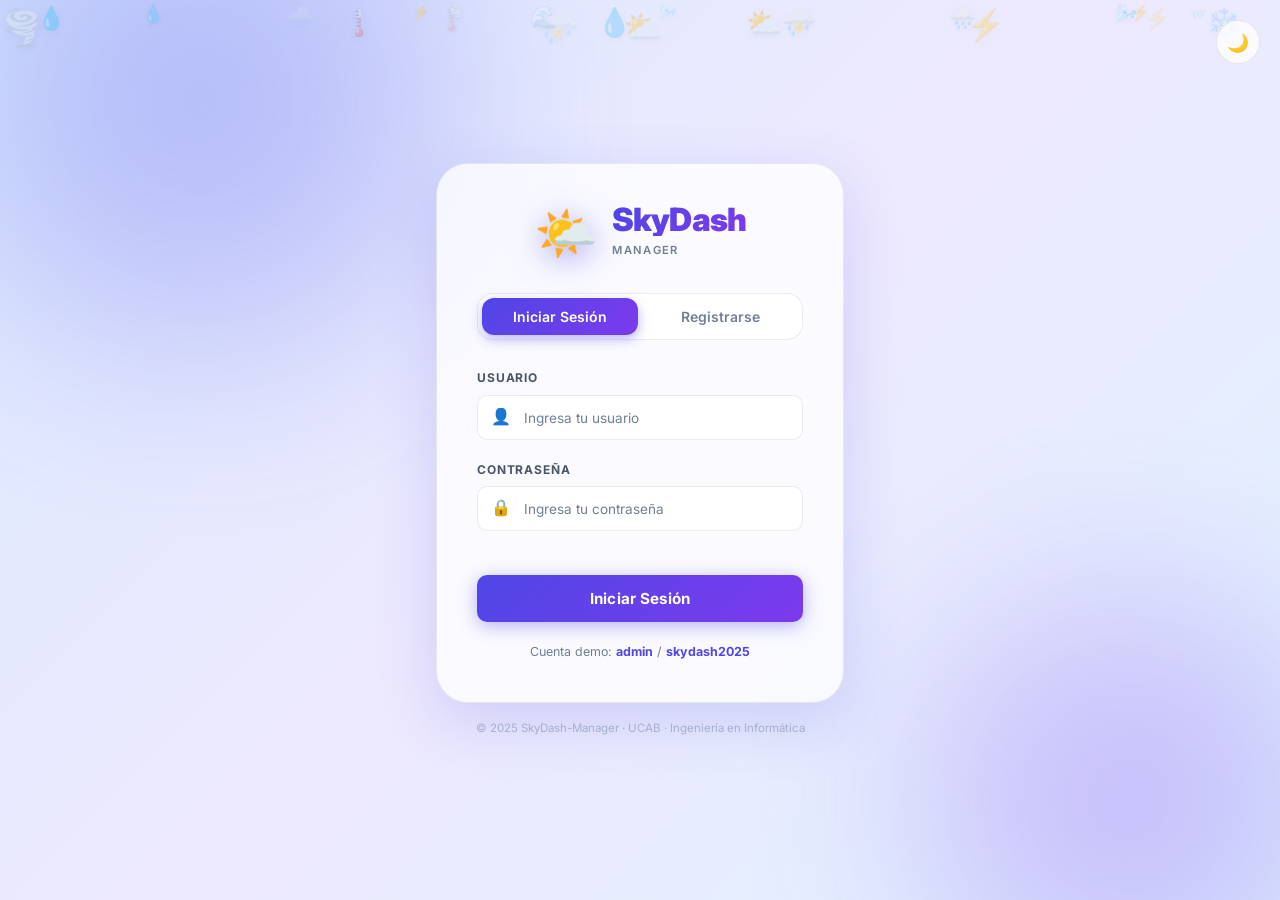
<file: index.html>
<!DOCTYPE html>
<html lang="es" data-theme="light">
<head>
  <meta charset="UTF-8" />
  <meta name="viewport" content="width=device-width, initial-scale=1.0" />
  <title>SkyDash-Manager – Bienvenido</title>
  <meta name="description" content="Plataforma avanzada de visualización y analítica meteorológica georreferenciada – UCAB" />
  <link rel="preconnect" href="https://fonts.googleapis.com" />
  <link rel="preconnect" href="https://fonts.gstatic.com" crossorigin />
  <link href="https://fonts.googleapis.com/css2?family=Inter:wght@300;400;500;600;700;800;900&display=swap" rel="stylesheet" />
  <link rel="stylesheet" href="css/styles.css" />
</head>
<body class="auth-body">

  <!-- Animated background particles -->
  <div class="particles-container" id="particles" aria-hidden="true"></div>

  <!-- Auth container -->
  <main class="auth-container" role="main">
    <div class="auth-card" role="region" aria-label="Autenticación">

      <!-- Logo -->
      <div class="auth-logo">
        <span class="logo-icon" role="img" aria-label="Nube con sol">🌤️</span>
        <div class="logo-text">
          <h1>SkyDash</h1>
          <span>Manager</span>
        </div>
      </div>

      <!-- Tab switcher -->
      <div class="auth-tabs" role="tablist" aria-label="Modo de acceso">
        <button
          class="tab-btn active"
          id="loginTabBtn"
          role="tab"
          aria-selected="true"
          aria-controls="loginForm"
          onclick="switchTab('login')"
        >Iniciar Sesión</button>
        <button
          class="tab-btn"
          id="registerTabBtn"
          role="tab"
          aria-selected="false"
          aria-controls="registerForm"
          onclick="switchTab('register')"
        >Registrarse</button>
      </div>

      <!-- ── Login Form ─────────────────────────────── -->
      <form
        class="auth-form active"
        id="loginForm"
        role="tabpanel"
        aria-labelledby="loginTabBtn"
        onsubmit="handleLogin(event)"
        novalidate
      >
        <div class="form-group">
          <label for="loginUsername">Usuario</label>
          <div class="input-wrapper">
            <span class="input-icon" aria-hidden="true">👤</span>
            <input
              type="text"
              id="loginUsername"
              name="username"
              placeholder="Ingresa tu usuario"
              required
              autocomplete="username"
              aria-required="true"
            />
          </div>
        </div>

        <div class="form-group">
          <label for="loginPassword">Contraseña</label>
          <div class="input-wrapper">
            <span class="input-icon" aria-hidden="true">🔒</span>
            <input
              type="password"
              id="loginPassword"
              name="password"
              placeholder="Ingresa tu contraseña"
              required
              autocomplete="current-password"
              aria-required="true"
            />
          </div>
        </div>

        <div class="form-message" id="loginMessage" role="alert" aria-live="polite"></div>

        <button type="submit" class="btn-primary" id="loginBtn">
          <span class="btn-text">Iniciar Sesión</span>
          <span class="spinner hidden" id="loginSpinner" role="status" aria-label="Cargando"></span>
        </button>

        <p class="auth-hint">
          Cuenta demo: <strong>admin</strong> / <strong>skydash2025</strong>
        </p>
      </form>

      <!-- ── Register Form ──────────────────────────── -->
      <form
        class="auth-form"
        id="registerForm"
        role="tabpanel"
        aria-labelledby="registerTabBtn"
        onsubmit="handleRegister(event)"
        novalidate
      >
        <div class="form-group">
          <label for="regUsername">Usuario</label>
          <div class="input-wrapper">
            <span class="input-icon" aria-hidden="true">👤</span>
            <input
              type="text"
              id="regUsername"
              name="username"
              placeholder="Elige un nombre de usuario"
              required
              minlength="3"
              autocomplete="username"
              aria-required="true"
            />
          </div>
        </div>

        <div class="form-group">
          <label for="regPassword">Contraseña</label>
          <div class="input-wrapper">
            <span class="input-icon" aria-hidden="true">🔒</span>
            <input
              type="password"
              id="regPassword"
              name="password"
              placeholder="Mínimo 6 caracteres"
              required
              minlength="6"
              autocomplete="new-password"
              aria-required="true"
            />
          </div>
        </div>

        <div class="form-group">
          <label for="regConfirm">Confirmar Contraseña</label>
          <div class="input-wrapper">
            <span class="input-icon" aria-hidden="true">🔑</span>
            <input
              type="password"
              id="regConfirm"
              name="confirmPassword"
              placeholder="Repite tu contraseña"
              required
              autocomplete="new-password"
              aria-required="true"
            />
          </div>
        </div>

        <div class="form-message" id="registerMessage" role="alert" aria-live="polite"></div>

        <button type="submit" class="btn-primary" id="registerBtn">
          <span class="btn-text">Crear Cuenta</span>
          <span class="spinner hidden" id="registerSpinner" role="status" aria-label="Cargando"></span>
        </button>
      </form>
    </div><!-- /auth-card -->

    <!-- Theme toggle -->
    <button
      class="auth-theme-btn"
      id="authThemeBtn"
      onclick="toggleAuthTheme()"
      aria-label="Cambiar tema"
      title="Cambiar tema claro/oscuro"
    >🌙</button>

    <p class="auth-footer">
      © 2025 SkyDash-Manager &middot; UCAB &middot; Ingeniería en Informática
    </p>
  </main>

  <script src="js/auth.js"></script>
</body>
</html>
</file>
<file: css/styles.css>
/* ==============================================================
   SkyDash-Manager — Complete Stylesheet
   Universidad Católica Andrés Bello · POW 2-2025
   ============================================================== */

/* ── Google Fonts ──────────────────────────────────────────── */
@import url('https://fonts.googleapis.com/css2?family=Inter:wght@300;400;500;600;700;800;900&display=swap');

/* ── CSS Custom Properties (Theming) ───────────────────────── */
:root {
  /* Light Theme */
  --bg-primary:     #f0f4f8;
  --bg-secondary:   #ffffff;
  --bg-glass:       rgba(255, 255, 255, 0.75);
  --bg-glass-hover: rgba(255, 255, 255, 0.95);
  --text-primary:   #1a202c;
  --text-secondary: #4a5568;
  --text-muted:     #718096;
  --accent:         #4f46e5;
  --accent-2:       #7c3aed;
  --accent-grad:    linear-gradient(135deg, #4f46e5 0%, #7c3aed 100%);
  --border:         rgba(0, 0, 0, 0.08);
  --shadow-sm:      0 2px 8px rgba(79, 70, 229, 0.08);
  --shadow:         0 8px 32px rgba(79, 70, 229, 0.12);
  --shadow-lg:      0 20px 60px rgba(79, 70, 229, 0.18);
  --sidebar-bg:     rgba(248, 250, 252, 0.95);
  --card-bg:        rgba(255, 255, 255, 0.97);
  --input-bg:       rgba(255, 255, 255, 0.85);
  --header-bg:      rgba(255, 255, 255, 0.9);
  --auth-bg-start:  #dbeafe;
  --auth-bg-mid:    #ede9fe;
  --auth-bg-end:    #e0f2fe;
  --success:        #10b981;
  --danger:         #ef4444;
  --warning:        #f59e0b;
  --today-grad:     linear-gradient(135deg, #4f46e5, #7c3aed);
  --blur:           blur(20px);
  --radius-xs:      6px;
  --radius-sm:      10px;
  --radius:         16px;
  --radius-lg:      22px;
  --radius-xl:      32px;
}

[data-theme="dark"] {
  --bg-primary:     #0d0d1a;
  --bg-secondary:   #13131f;
  --bg-glass:       rgba(19, 19, 31, 0.85);
  --bg-glass-hover: rgba(25, 25, 42, 0.97);
  --text-primary:   #f1f5f9;
  --text-secondary: #94a3b8;
  --text-muted:     #64748b;
  --accent:         #6366f1;
  --accent-2:       #8b5cf6;
  --accent-grad:    linear-gradient(135deg, #6366f1 0%, #8b5cf6 100%);
  --border:         rgba(255, 255, 255, 0.07);
  --shadow-sm:      0 2px 8px rgba(0, 0, 0, 0.35);
  --shadow:         0 8px 32px rgba(0, 0, 0, 0.45);
  --shadow-lg:      0 20px 60px rgba(0, 0, 0, 0.65);
  --sidebar-bg:     rgba(13, 13, 26, 0.97);
  --card-bg:        rgba(19, 19, 31, 0.97);
  --input-bg:       rgba(30, 30, 50, 0.88);
  --header-bg:      rgba(13, 13, 26, 0.95);
  --auth-bg-start:  #1e1b4b;
  --auth-bg-mid:    #2e1065;
  --auth-bg-end:    #0f172a;
  --today-grad:     linear-gradient(135deg, #6366f1, #8b5cf6);
}

/* ── Reset & Base ───────────────────────────────────────────── */
*, *::before, *::after {
  margin: 0;
  padding: 0;
  box-sizing: border-box;
}

html {
  font-size: 16px;
  scroll-behavior: smooth;
}

body {
  font-family: 'Inter', -apple-system, BlinkMacSystemFont, 'Segoe UI', sans-serif;
  background-color: var(--bg-primary);
  color: var(--text-primary);
  line-height: 1.6;
  transition: background-color 0.35s ease, color 0.35s ease;
}

button {
  font-family: inherit;
}

/* ── Custom Scrollbar ───────────────────────────────────────── */
::-webkit-scrollbar { width: 5px; height: 5px; }
::-webkit-scrollbar-track { background: transparent; }
::-webkit-scrollbar-thumb {
  background: var(--accent);
  border-radius: 3px;
  opacity: 0.5;
}

/* ================================================================
   AUTH PAGE
   ================================================================ */
.auth-body {
  display: flex;
  align-items: center;
  justify-content: center;
  min-height: 100vh;
  overflow: hidden;
  position: relative;
  background: linear-gradient(
    135deg,
    var(--auth-bg-start) 0%,
    var(--auth-bg-mid)   50%,
    var(--auth-bg-end)   100%
  );
}

/* Animated gradient orbs */
.auth-body::before,
.auth-body::after {
  content: '';
  position: fixed;
  border-radius: 50%;
  filter: blur(80px);
  opacity: 0.4;
  pointer-events: none;
}
.auth-body::before {
  width: 600px;
  height: 600px;
  background: radial-gradient(circle, #6366f1, transparent);
  top: -200px;
  left: -100px;
  animation: orbMove1 12s ease-in-out infinite alternate;
}
.auth-body::after {
  width: 500px;
  height: 500px;
  background: radial-gradient(circle, #8b5cf6, transparent);
  bottom: -150px;
  right: -100px;
  animation: orbMove2 15s ease-in-out infinite alternate;
}

@keyframes orbMove1 {
  from { transform: translate(0, 0) scale(1); }
  to   { transform: translate(80px, 60px) scale(1.15); }
}
@keyframes orbMove2 {
  from { transform: translate(0, 0) scale(1); }
  to   { transform: translate(-60px, -40px) scale(1.2); }
}

/* ── Particles ─────────────────────────────────────────────── */
.particles-container {
  position: fixed;
  inset: 0;
  pointer-events: none;
  z-index: 0;
  overflow: hidden;
}

.particle {
  position: absolute;
  user-select: none;
  animation: floatParticle linear infinite;
  filter: drop-shadow(0 2px 4px rgba(0,0,0,0.1));
}

@keyframes floatParticle {
  0%   { transform: translateY(110vh) rotate(0deg);   opacity: 0; }
  8%   { opacity: 1; }
  92%  { opacity: 1; }
  100% { transform: translateY(-150px) rotate(360deg); opacity: 0; }
}

/* ── Auth Container ─────────────────────────────────────────── */
.auth-container {
  position: relative;
  z-index: 10;
  display: flex;
  flex-direction: column;
  align-items: center;
  gap: 16px;
  width: 100%;
  max-width: 448px;
  padding: 20px;
}

/* ── Auth Card ──────────────────────────────────────────────── */
.auth-card {
  width: 100%;
  background: var(--bg-glass);
  backdrop-filter: var(--blur);
  -webkit-backdrop-filter: var(--blur);
  border: 1px solid var(--border);
  border-radius: var(--radius-xl);
  padding: 40px;
  box-shadow: var(--shadow-lg), inset 0 1px 0 rgba(255,255,255,0.2);
  animation: slideUp 0.65s cubic-bezier(0.16, 1, 0.3, 1) both;
}

@keyframes slideUp {
  from { opacity: 0; transform: translateY(40px) scale(0.96); }
  to   { opacity: 1; transform: translateY(0)    scale(1);    }
}

/* ── Auth Logo ──────────────────────────────────────────────── */
.auth-logo {
  display: flex;
  align-items: center;
  gap: 14px;
  margin-bottom: 32px;
  justify-content: center;
}

.logo-icon {
  font-size: 3.2rem;
  filter: drop-shadow(0 6px 16px rgba(79, 70, 229, 0.5));
  animation: logoPulse 3s ease-in-out infinite;
  line-height: 1;
}

@keyframes logoPulse {
  0%, 100% { transform: scale(1) rotate(-2deg); }
  50%       { transform: scale(1.1) rotate(2deg); }
}

.logo-text h1 {
  font-size: 2rem;
  font-weight: 900;
  background: var(--accent-grad);
  -webkit-background-clip: text;
  -webkit-text-fill-color: transparent;
  background-clip: text;
  line-height: 1;
  letter-spacing: -0.03em;
}

.logo-text span {
  font-size: 0.7rem;
  font-weight: 600;
  color: var(--text-muted);
  text-transform: uppercase;
  letter-spacing: 0.12em;
}

/* ── Auth Tabs ──────────────────────────────────────────────── */
.auth-tabs {
  display: flex;
  background: var(--input-bg);
  border-radius: var(--radius);
  padding: 4px;
  margin-bottom: 28px;
  border: 1px solid var(--border);
  gap: 4px;
}

.tab-btn {
  flex: 1;
  padding: 10px 16px;
  border: none;
  border-radius: 12px;
  background: transparent;
  color: var(--text-muted);
  font-size: 0.875rem;
  font-weight: 600;
  cursor: pointer;
  transition: all 0.25s cubic-bezier(0.16, 1, 0.3, 1);
}

.tab-btn.active {
  background: var(--accent-grad);
  color: #fff;
  box-shadow: 0 4px 12px rgba(79, 70, 229, 0.4);
}

.tab-btn:hover:not(.active) {
  color: var(--text-primary);
  background: var(--bg-glass-hover);
}

/* ── Auth Forms ─────────────────────────────────────────────── */
.auth-form {
  display: none;
  flex-direction: column;
  gap: 20px;
}

.auth-form.active {
  display: flex;
  animation: fadeSlide 0.3s cubic-bezier(0.16, 1, 0.3, 1) both;
}

@keyframes fadeSlide {
  from { opacity: 0; transform: translateX(12px); }
  to   { opacity: 1; transform: translateX(0);    }
}

/* ── Form Group ─────────────────────────────────────────────── */
.form-group {
  display: flex;
  flex-direction: column;
  gap: 7px;
}

.form-group label {
  font-size: 0.75rem;
  font-weight: 700;
  color: var(--text-secondary);
  text-transform: uppercase;
  letter-spacing: 0.07em;
}

.input-wrapper {
  position: relative;
  display: flex;
  align-items: center;
}

.input-icon {
  position: absolute;
  left: 14px;
  font-size: 1rem;
  pointer-events: none;
  z-index: 1;
}

.input-wrapper input {
  width: 100%;
  padding: 13px 16px 13px 46px;
  background: var(--input-bg);
  border: 1.5px solid var(--border);
  border-radius: var(--radius-sm);
  color: var(--text-primary);
  font-size: 0.9rem;
  font-family: inherit;
  transition: border-color 0.2s, box-shadow 0.2s, background 0.2s;
  outline: none;
  backdrop-filter: var(--blur);
}

.input-wrapper input:focus {
  border-color: var(--accent);
  box-shadow: 0 0 0 3px rgba(79, 70, 229, 0.15);
  background: var(--bg-glass-hover);
}

.input-wrapper input::placeholder {
  color: var(--text-muted);
  font-size: 0.85rem;
}

/* ── Primary Button ─────────────────────────────────────────── */
.btn-primary {
  width: 100%;
  padding: 14px 24px;
  background: var(--accent-grad);
  border: none;
  border-radius: var(--radius-sm);
  color: #fff;
  font-size: 0.95rem;
  font-weight: 700;
  cursor: pointer;
  display: flex;
  align-items: center;
  justify-content: center;
  gap: 10px;
  box-shadow: 0 4px 18px rgba(79, 70, 229, 0.4);
  transition: transform 0.2s, box-shadow 0.2s, opacity 0.2s;
  margin-top: 4px;
  letter-spacing: 0.01em;
}

.btn-primary:hover:not(:disabled) {
  transform: translateY(-2px);
  box-shadow: 0 8px 28px rgba(79, 70, 229, 0.5);
}

.btn-primary:active:not(:disabled) {
  transform: translateY(0);
  box-shadow: 0 4px 12px rgba(79, 70, 229, 0.35);
}

.btn-primary:disabled {
  opacity: 0.8;
  cursor: not-allowed;
  transform: none;
}

/* ── Spinner ────────────────────────────────────────────────── */
.spinner {
  width: 18px;
  height: 18px;
  border: 2.5px solid rgba(255,255,255,0.35);
  border-top-color: #fff;
  border-radius: 50%;
  animation: spin 0.65s linear infinite;
  flex-shrink: 0;
}

.spinner.hidden { display: none; }

@keyframes spin {
  to { transform: rotate(360deg); }
}

/* ── Form Message ───────────────────────────────────────────── */
.form-message {
  font-size: 0.85rem;
  font-weight: 500;
  padding: 0;
  border-radius: var(--radius-sm);
  min-height: 0;
  transition: all 0.25s ease;
  line-height: 1.4;
}

.form-message:not(:empty) {
  padding: 11px 14px;
}

.form-message.success {
  background: rgba(16, 185, 129, 0.12);
  color: var(--success);
  border: 1px solid rgba(16, 185, 129, 0.3);
}

.form-message.error {
  background: rgba(239, 68, 68, 0.12);
  color: var(--danger);
  border: 1px solid rgba(239, 68, 68, 0.3);
}

/* ── Auth Hint & Footer ─────────────────────────────────────── */
.auth-hint {
  text-align: center;
  font-size: 0.78rem;
  color: var(--text-muted);
}
.auth-hint strong { color: var(--accent); font-weight: 700; }

.auth-footer {
  font-size: 0.72rem;
  color: rgba(148, 163, 184, 0.7);
  text-align: center;
}

/* ── Auth Theme Button ──────────────────────────────────────── */
.auth-theme-btn {
  position: fixed;
  top: 20px;
  right: 20px;
  width: 44px;
  height: 44px;
  border-radius: 50%;
  border: 1px solid var(--border);
  background: var(--bg-glass);
  backdrop-filter: var(--blur);
  cursor: pointer;
  font-size: 1.1rem;
  z-index: 100;
  transition: all 0.2s ease;
  display: flex;
  align-items: center;
  justify-content: center;
}

.auth-theme-btn:hover {
  transform: scale(1.1) rotate(15deg);
  background: var(--bg-glass-hover);
}

/* ================================================================
   DASHBOARD PAGE
   ================================================================ */
.dashboard-body {
  display: flex;
  flex-direction: column;
  height: 100vh;
  overflow: hidden;
  background: var(--bg-primary);
}

/* ── App Header ─────────────────────────────────────────────── */
.app-header {
  height: 64px;
  display: flex;
  align-items: center;
  gap: 14px;
  padding: 0 20px;
  background: var(--header-bg);
  backdrop-filter: var(--blur);
  -webkit-backdrop-filter: var(--blur);
  border-bottom: 1px solid var(--border);
  box-shadow: var(--shadow-sm);
  z-index: 1000;
  flex-shrink: 0;
}

.header-logo {
  display: flex;
  align-items: center;
  gap: 9px;
  text-decoration: none;
  flex-shrink: 0;
}

.logo-emoji { font-size: 1.6rem; line-height: 1; }

.logo-title {
  font-size: 1.05rem;
  font-weight: 800;
  background: var(--accent-grad);
  -webkit-background-clip: text;
  -webkit-text-fill-color: transparent;
  background-clip: text;
  white-space: nowrap;
  letter-spacing: -0.02em;
}

/* ── Search ─────────────────────────────────────────────────── */
.search-container {
  flex: 1;
  max-width: 500px;
  position: relative;
}

.search-bar {
  display: flex;
  align-items: center;
  background: var(--input-bg);
  border: 1.5px solid var(--border);
  border-radius: 50px;
  overflow: hidden;
  transition: border-color 0.2s, box-shadow 0.2s;
  backdrop-filter: var(--blur);
}

.search-bar:focus-within {
  border-color: var(--accent);
  box-shadow: 0 0 0 3px rgba(79, 70, 229, 0.12);
}

.search-bar input {
  flex: 1;
  padding: 10px 16px;
  background: transparent;
  border: none;
  outline: none;
  color: var(--text-primary);
  font-size: 0.875rem;
  font-family: inherit;
}

.search-bar input::placeholder { color: var(--text-muted); }

.search-btn {
  padding: 9px 18px;
  background: var(--accent-grad);
  border: none;
  cursor: pointer;
  color: #fff;
  font-size: 1rem;
  font-weight: 700;
  transition: opacity 0.2s;
  display: flex;
  align-items: center;
  justify-content: center;
  min-width: 48px;
}

.search-btn:hover { opacity: 0.85; }

/* Search Suggestions */
.search-suggestions {
  position: absolute;
  top: calc(100% + 8px);
  left: 0;
  right: 0;
  background: var(--card-bg);
  backdrop-filter: var(--blur);
  -webkit-backdrop-filter: var(--blur);
  border: 1px solid var(--border);
  border-radius: var(--radius);
  box-shadow: var(--shadow-lg);
  overflow: hidden;
  z-index: 3000;
  display: none;
}

.search-suggestions.visible { display: block; animation: fadeSlide 0.2s ease; }

.suggestion-item {
  padding: 12px 18px;
  cursor: pointer;
  font-size: 0.875rem;
  color: var(--text-primary);
  border-bottom: 1px solid var(--border);
  transition: background 0.15s;
  display: flex;
  align-items: center;
  gap: 10px;
}

.suggestion-item:last-child { border-bottom: none; }
.suggestion-item:hover { background: var(--bg-glass-hover); }
.suggestion-item .sug-icon { flex-shrink: 0; }

/* ── Header Actions ─────────────────────────────────────────── */
.header-actions {
  display: flex;
  align-items: center;
  gap: 8px;
  flex-shrink: 0;
}

.user-badge {
  padding: 6px 14px;
  border-radius: 50px;
  background: var(--bg-glass);
  border: 1.5px solid var(--border);
  font-size: 0.8rem;
  font-weight: 600;
  color: var(--text-secondary);
  display: flex;
  align-items: center;
  gap: 6px;
  white-space: nowrap;
  backdrop-filter: var(--blur);
}

.icon-btn {
  width: 40px;
  height: 40px;
  border-radius: 50%;
  border: 1.5px solid var(--border);
  background: var(--bg-glass);
  cursor: pointer;
  display: flex;
  align-items: center;
  justify-content: center;
  font-size: 1.1rem;
  transition: all 0.2s ease;
  color: var(--text-primary);
  backdrop-filter: var(--blur);
}

.icon-btn:hover {
  background: var(--bg-glass-hover);
  border-color: var(--accent);
  transform: scale(1.08) rotate(15deg);
}

.logout-btn {
  padding: 8px 16px;
  border-radius: 50px;
  border: 1.5px solid rgba(239, 68, 68, 0.3);
  background: rgba(239, 68, 68, 0.07);
  color: var(--danger);
  cursor: pointer;
  font-size: 0.8rem;
  font-weight: 700;
  transition: all 0.2s ease;
  display: flex;
  align-items: center;
  gap: 6px;
}

.logout-btn:hover {
  background: rgba(239, 68, 68, 0.15);
  border-color: var(--danger);
  transform: translateY(-1px);
}

/* ── App Main ───────────────────────────────────────────────── */
.app-main {
  flex: 1;
  display: flex;
  overflow: hidden;
  position: relative;
  height: calc(100vh - 64px); /* explicit height so Leaflet tiles render */
}

/* ── Sidebar ────────────────────────────────────────────────── */
.sidebar {
  width: 370px;
  flex-shrink: 0;
  display: flex;
  flex-direction: column;
  background: var(--sidebar-bg);
  backdrop-filter: var(--blur);
  -webkit-backdrop-filter: var(--blur);
  border-right: 1px solid var(--border);
  z-index: 500;
  overflow: hidden;
  transition: transform 0.35s cubic-bezier(0.16, 1, 0.3, 1);
}

/* ── Sidebar Tabs ───────────────────────────────────────────── */
.sidebar-tabs {
  display: flex;
  border-bottom: 1px solid var(--border);
  flex-shrink: 0;
  background: var(--header-bg);
}

.sidebar-tab {
  flex: 1;
  padding: 14px 8px;
  border: none;
  background: transparent;
  color: var(--text-muted);
  font-size: 0.75rem;
  font-weight: 700;
  cursor: pointer;
  text-transform: uppercase;
  letter-spacing: 0.06em;
  transition: all 0.2s ease;
  border-bottom: 2.5px solid transparent;
  margin-bottom: -1px;
  display: flex;
  align-items: center;
  justify-content: center;
  gap: 6px;
}

.sidebar-tab.active {
  color: var(--accent);
  border-bottom-color: var(--accent);
  background: rgba(79, 70, 229, 0.04);
}

.sidebar-tab:hover:not(.active) { color: var(--text-secondary); }

/* ── Sidebar Panels ─────────────────────────────────────────── */
.sidebar-panel {
  flex: 1;
  overflow-y: auto;
  padding: 18px 16px;
  display: none;
  flex-direction: column;
  gap: 14px;
}

.sidebar-panel.active { display: flex; }

/* ── Map Container ──────────────────────────────────────────── */
.map-container {
  flex: 1;
  position: relative;
  z-index: 1;
  height: calc(100vh - 64px); /* explicit height for Leaflet */
  min-height: 300px;
}

#map {
  width: 100%;
  height: 100%;
  min-height: 300px;
}

/* Map overlay buttons */
.map-overlay {
  position: absolute;
  bottom: 28px;
  right: 12px;
  z-index: 400;
  display: flex;
  flex-direction: column;
  gap: 8px;
}

.map-btn {
  width: 46px;
  height: 46px;
  border-radius: 12px;
  border: 1px solid var(--border);
  background: var(--card-bg);
  backdrop-filter: var(--blur);
  box-shadow: var(--shadow);
  cursor: pointer;
  font-size: 1.15rem;
  color: var(--text-primary);
  transition: all 0.2s ease;
  display: flex;
  align-items: center;
  justify-content: center;
}

.map-btn:hover {
  transform: scale(1.1);
  background: var(--bg-glass-hover);
  border-color: var(--accent);
}

/* ── Leaflet Marker Overrides (DivIcon) ─────────────────────── */
.weather-marker {
  background: transparent !important;
  border: none !important;
}

.marker-bubble {
  width: 54px;
  height: 54px;
  background: var(--card-bg);
  backdrop-filter: var(--blur);
  -webkit-backdrop-filter: var(--blur);
  border: 2.5px solid var(--accent);
  border-radius: 50% 50% 50% 0;
  transform: rotate(-45deg);
  display: flex;
  align-items: center;
  justify-content: center;
  box-shadow: 0 4px 20px rgba(79, 70, 229, 0.4), 0 2px 8px rgba(0,0,0,0.1);
  transition: transform 0.2s ease, box-shadow 0.2s ease;
  cursor: pointer;
}

.marker-bubble:hover {
  transform: rotate(-45deg) scale(1.12);
  box-shadow: 0 6px 28px rgba(79, 70, 229, 0.5);
}

.marker-emoji {
  font-size: 1.5rem;
  transform: rotate(45deg);
  display: block;
  line-height: 1;
}

/* ================================================================
   WEATHER PANEL CONTENT
   ================================================================ */

/* Location Header */
.location-header {
  text-align: center;
  padding-bottom: 4px;
}

.location-name {
  font-size: 1.2rem;
  font-weight: 800;
  color: var(--text-primary);
  line-height: 1.2;
  letter-spacing: -0.02em;
}

.location-coords {
  font-size: 0.72rem;
  color: var(--text-muted);
  margin-top: 3px;
  display: block;
  font-weight: 500;
}

/* Current Weather Card */
.current-weather-card {
  background: var(--card-bg);
  border: 1px solid var(--border);
  border-radius: var(--radius-lg);
  padding: 22px 18px;
  box-shadow: var(--shadow-sm);
  text-align: center;
  position: relative;
  overflow: hidden;
}

.current-weather-card::before {
  content: '';
  position: absolute;
  top: -30px;
  right: -30px;
  width: 120px;
  height: 120px;
  border-radius: 50%;
  background: var(--accent-grad);
  opacity: 0.06;
}

.weather-main {
  display: flex;
  align-items: center;
  justify-content: center;
  gap: 14px;
  margin-bottom: 6px;
}

.weather-emoji-large {
  font-size: 4rem;
  line-height: 1;
  filter: drop-shadow(0 4px 12px rgba(0,0,0,0.12));
  animation: weatherFloat 4s ease-in-out infinite;
}

@keyframes weatherFloat {
  0%, 100% { transform: translateY(0) rotate(-3deg); }
  50%       { transform: translateY(-6px) rotate(3deg); }
}

.temp-container {
  display: flex;
  align-items: flex-start;
  gap: 2px;
}

.temperature {
  font-size: 4.5rem;
  font-weight: 900;
  line-height: 1;
  background: var(--accent-grad);
  -webkit-background-clip: text;
  -webkit-text-fill-color: transparent;
  background-clip: text;
  letter-spacing: -0.04em;
}

.temp-unit {
  font-size: 1.4rem;
  font-weight: 700;
  color: var(--text-muted);
  margin-top: 8px;
}

.weather-desc {
  font-size: 1rem;
  font-weight: 600;
  color: var(--text-secondary);
  margin-bottom: 2px;
}

.feels-like {
  font-size: 0.78rem;
  color: var(--text-muted);
  margin-bottom: 14px;
}

.weather-stats {
  display: flex;
  gap: 8px;
  justify-content: center;
  padding-top: 16px;
  border-top: 1px solid var(--border);
}

.stat-item {
  flex: 1;
  display: flex;
  flex-direction: column;
  align-items: center;
  gap: 4px;
  padding: 10px 4px;
  background: var(--bg-primary);
  border-radius: var(--radius-sm);
  transition: transform 0.2s;
}

.stat-item:hover { transform: translateY(-2px); }
.stat-icon { font-size: 1.2rem; line-height: 1; }

.stat-value {
  font-size: 0.88rem;
  font-weight: 700;
  color: var(--text-primary);
}

.stat-label {
  font-size: 0.66rem;
  color: var(--text-muted);
  text-align: center;
  line-height: 1.2;
}

/* ── 7-Day Forecast ─────────────────────────────────────────── */
.forecast-section { }

.forecast-title {
  font-size: 0.72rem;
  font-weight: 700;
  text-transform: uppercase;
  letter-spacing: 0.09em;
  color: var(--text-muted);
  margin-bottom: 10px;
}

.forecast-grid {
  display: grid;
  grid-template-columns: repeat(7, 1fr);
  gap: 5px;
}

.forecast-day {
  display: flex;
  flex-direction: column;
  align-items: center;
  gap: 4px;
  padding: 10px 3px;
  background: var(--card-bg);
  border: 1px solid var(--border);
  border-radius: var(--radius-sm);
  text-align: center;
  cursor: default;
  transition: transform 0.2s, box-shadow 0.2s;
}

.forecast-day:hover {
  transform: translateY(-3px);
  box-shadow: var(--shadow-sm);
}

.forecast-day.today {
  background: var(--today-grad);
  border-color: transparent;
  box-shadow: 0 4px 16px rgba(79, 70, 229, 0.3);
}

.forecast-day.today * { color: rgba(255,255,255,0.95) !important; }

.forecast-day-name {
  font-size: 0.6rem;
  font-weight: 700;
  text-transform: uppercase;
  color: var(--text-muted);
  letter-spacing: 0.05em;
}

.forecast-emoji { font-size: 1.3rem; line-height: 1; }

.forecast-desc {
  font-size: 0.52rem;
  color: var(--text-muted);
  line-height: 1.2;
  max-width: 46px;
  word-break: break-word;
}

.forecast-temps {
  display: flex;
  flex-direction: column;
  align-items: center;
  gap: 1px;
}

.temp-max { font-size: 0.78rem; font-weight: 700; color: var(--text-primary); }
.temp-min { font-size: 0.68rem; font-weight: 500; color: var(--text-muted); }
.forecast-precip { font-size: 0.56rem; color: var(--accent); font-weight: 600; }

/* ── Save Location Button ───────────────────────────────────── */
.btn-save-location {
  width: 100%;
  padding: 12px 20px;
  background: transparent;
  border: 2px dashed var(--accent);
  border-radius: var(--radius);
  color: var(--accent);
  font-size: 0.875rem;
  font-weight: 700;
  cursor: pointer;
  transition: all 0.25s ease;
  display: flex;
  align-items: center;
  justify-content: center;
  gap: 8px;
  letter-spacing: 0.01em;
}

.btn-save-location:hover {
  background: rgba(79, 70, 229, 0.07);
  border-style: solid;
  transform: translateY(-1px);
}

/* ── Loading / Error / Placeholder States ───────────────────── */
.weather-loading,
.weather-placeholder,
.weather-error {
  display: flex;
  flex-direction: column;
  align-items: center;
  justify-content: center;
  gap: 16px;
  padding: 50px 20px;
  text-align: center;
  flex: 1;
}

.loading-spinner-large {
  width: 52px;
  height: 52px;
  border: 4px solid var(--border);
  border-top-color: var(--accent);
  border-radius: 50%;
  animation: spin 0.75s linear infinite;
}

.weather-loading p,
.weather-error p { color: var(--text-secondary); font-size: 0.9rem; }

.weather-error .error-icon { font-size: 2.8rem; }
.error-hint { font-size: 0.78rem !important; color: var(--text-muted) !important; line-height: 1.4; }

.placeholder-icon {
  font-size: 4rem;
  animation: floatIcon 3.5s ease-in-out infinite;
}

@keyframes floatIcon {
  0%, 100% { transform: translateY(0); }
  50%       { transform: translateY(-12px); }
}

.weather-placeholder h3 {
  font-size: 1.2rem;
  font-weight: 700;
  color: var(--text-primary);
}

.weather-placeholder p {
  font-size: 0.875rem;
  color: var(--text-secondary);
  max-width: 240px;
  line-height: 1.55;
}

/* ================================================================
   FAVORITES PANEL
   ================================================================ */
.favorites-header {
  display: flex;
  align-items: center;
  justify-content: space-between;
  margin-bottom: 4px;
}

.favorites-title {
  font-size: 0.72rem;
  font-weight: 700;
  text-transform: uppercase;
  letter-spacing: 0.09em;
  color: var(--text-muted);
}

.favorites-count {
  font-size: 0.75rem;
  font-weight: 700;
  color: var(--accent);
  background: rgba(79, 70, 229, 0.1);
  padding: 2px 9px;
  border-radius: 20px;
}

.favorites-empty {
  display: flex;
  flex-direction: column;
  align-items: center;
  gap: 12px;
  padding: 40px 20px;
  text-align: center;
}

.favorites-empty .empty-icon { font-size: 3rem; opacity: 0.6; }
.favorites-empty p { font-size: 0.85rem; color: var(--text-muted); line-height: 1.5; max-width: 200px; }

.favorites-list {
  display: flex;
  flex-direction: column;
  gap: 8px;
}

.favorite-item {
  display: flex;
  align-items: center;
  gap: 12px;
  padding: 14px 12px;
  background: var(--card-bg);
  border: 1px solid var(--border);
  border-radius: var(--radius);
  cursor: pointer;
  transition: all 0.22s ease;
  position: relative;
  overflow: hidden;
}

.favorite-item::before {
  content: '';
  position: absolute;
  left: 0;
  top: 0;
  bottom: 0;
  width: 3px;
  background: var(--accent-grad);
  border-radius: 0 2px 2px 0;
}

.favorite-item:hover {
  border-color: var(--accent);
  transform: translateX(3px);
  box-shadow: var(--shadow-sm);
}

.fav-emoji { font-size: 1.5rem; flex-shrink: 0; line-height: 1; }

.fav-info { flex: 1; min-width: 0; }

.fav-name {
  font-size: 0.875rem;
  font-weight: 700;
  color: var(--text-primary);
  white-space: nowrap;
  overflow: hidden;
  text-overflow: ellipsis;
}

.fav-coords {
  font-size: 0.72rem;
  color: var(--text-muted);
  margin-top: 2px;
  font-weight: 500;
}

.fav-temp {
  font-size: 0.8rem;
  font-weight: 700;
  color: var(--accent);
  margin-top: 2px;
}

.fav-remove {
  width: 30px;
  height: 30px;
  border-radius: 50%;
  border: none;
  background: rgba(239, 68, 68, 0.08);
  color: var(--danger);
  cursor: pointer;
  font-size: 0.85rem;
  transition: all 0.2s;
  display: flex;
  align-items: center;
  justify-content: center;
  flex-shrink: 0;
}

.fav-remove:hover {
  background: rgba(239, 68, 68, 0.2);
  transform: scale(1.1);
}

/* ================================================================
   OFFLINE BANNER
   ================================================================ */
.offline-banner {
  position: fixed;
  top: 72px;
  left: 50%;
  transform: translateX(-50%);
  background: rgba(245, 158, 11, 0.95);
  backdrop-filter: var(--blur);
  color: #fff;
  padding: 10px 22px;
  border-radius: 50px;
  font-size: 0.82rem;
  font-weight: 700;
  z-index: 9999;
  display: none;
  align-items: center;
  gap: 8px;
  box-shadow: 0 4px 20px rgba(245, 158, 11, 0.4);
  letter-spacing: 0.01em;
}

.offline-banner.visible {
  display: flex;
  animation: slideDown 0.35s cubic-bezier(0.16, 1, 0.3, 1);
}

@keyframes slideDown {
  from { transform: translateX(-50%) translateY(-20px); opacity: 0; }
  to   { transform: translateX(-50%) translateY(0);    opacity: 1; }
}

/* ================================================================
   TOAST NOTIFICATION
   ================================================================ */
.toast {
  position: fixed;
  bottom: 88px;
  left: 50%;
  transform: translateX(-50%);
  background: var(--card-bg);
  backdrop-filter: var(--blur);
  border: 1px solid var(--border);
  padding: 12px 22px;
  border-radius: 50px;
  font-size: 0.85rem;
  font-weight: 600;
  color: var(--text-primary);
  z-index: 9998;
  box-shadow: var(--shadow-lg);
  display: flex;
  align-items: center;
  gap: 8px;
  animation: toastIn 0.35s cubic-bezier(0.16, 1, 0.3, 1);
  white-space: nowrap;
}

@keyframes toastIn {
  from { opacity: 0; transform: translateX(-50%) translateY(20px); }
  to   { opacity: 1; transform: translateX(-50%) translateY(0);    }
}

/* ================================================================
   MOBILE SIDEBAR TOGGLE
   ================================================================ */
.sidebar-toggle {
  display: none;
  position: fixed;
  bottom: 24px;
  left: 50%;
  transform: translateX(-50%);
  z-index: 700;
  padding: 14px 26px;
  background: var(--accent-grad);
  border: none;
  border-radius: 50px;
  color: #fff;
  font-size: 0.875rem;
  font-weight: 700;
  cursor: pointer;
  box-shadow: 0 6px 24px rgba(79, 70, 229, 0.5);
  gap: 8px;
  align-items: center;
  letter-spacing: 0.01em;
  transition: all 0.2s ease;
}

.sidebar-toggle:hover {
  transform: translateX(-50%) translateY(-2px);
  box-shadow: 0 10px 32px rgba(79, 70, 229, 0.6);
}

/* ================================================================
   LEAFLET OVERRIDES (Theme-aware)
   ================================================================ */
.leaflet-container {
  background: var(--bg-primary) !important;
  font-family: 'Inter', sans-serif !important;
}

.leaflet-control-zoom a {
  background: var(--card-bg) !important;
  color: var(--text-primary) !important;
  border-color: var(--border) !important;
  transition: background 0.2s !important;
}

.leaflet-control-zoom a:hover {
  background: var(--bg-glass-hover) !important;
}

.leaflet-popup-content-wrapper {
  background: var(--card-bg) !important;
  color: var(--text-primary) !important;
  border-radius: var(--radius) !important;
  box-shadow: var(--shadow-lg) !important;
  border: 1px solid var(--border) !important;
  padding: 4px !important;
}

.leaflet-popup-content {
  margin: 14px 18px !important;
  font-family: 'Inter', sans-serif !important;
  font-size: 0.9rem !important;
  color: var(--text-primary) !important;
  line-height: 1.5 !important;
}

.leaflet-popup-tip {
  background: var(--card-bg) !important;
}

.leaflet-popup-close-button {
  color: var(--text-muted) !important;
  padding: 6px 8px !important;
}

/* ================================================================
   RESPONSIVE
   ================================================================ */
@media (max-width: 900px) {
  .sidebar { width: 320px; }
  .logo-title { font-size: 0.9rem; }
}

@media (max-width: 768px) {
  /* Map takes full width, sidebar slides up from bottom */
  .sidebar {
    position: fixed;
    left: 0;
    bottom: 0;
    top: auto;
    width: 100%;
    height: 68vh;
    border-right: none;
    border-top: 1px solid var(--border);
    border-radius: var(--radius-lg) var(--radius-lg) 0 0;
    transform: translateY(100%);
    z-index: 800;
    box-shadow: 0 -20px 60px rgba(0, 0, 0, 0.25);
  }

  .sidebar.open { transform: translateY(0); }

  .sidebar-toggle { display: flex; }

  .map-container { width: 100%; }

  /* Header compactness */
  .logo-title { display: none; }
  .user-badge { display: none; }
  .logout-btn span:last-child { display: none; }
  .search-container { max-width: 100%; }

  /* Auth */
  .auth-card { padding: 28px 22px; }
}

@media (max-width: 480px) {
  .auth-container { padding: 16px; }
  .auth-card { padding: 22px 16px; }

  .forecast-grid {
    grid-template-columns: repeat(7, minmax(40px, 1fr));
    gap: 4px;
  }

  .app-header {
    padding: 0 12px;
    gap: 8px;
  }

  .temperature { font-size: 3.5rem; }
  .weather-emoji-large { font-size: 3rem; }
}

/* ── Utility ─────────────────────────────────────────────────── */
.fade-in { animation: fadeSlide 0.35s ease both; }

.hidden { display: none !important; }
</file>
